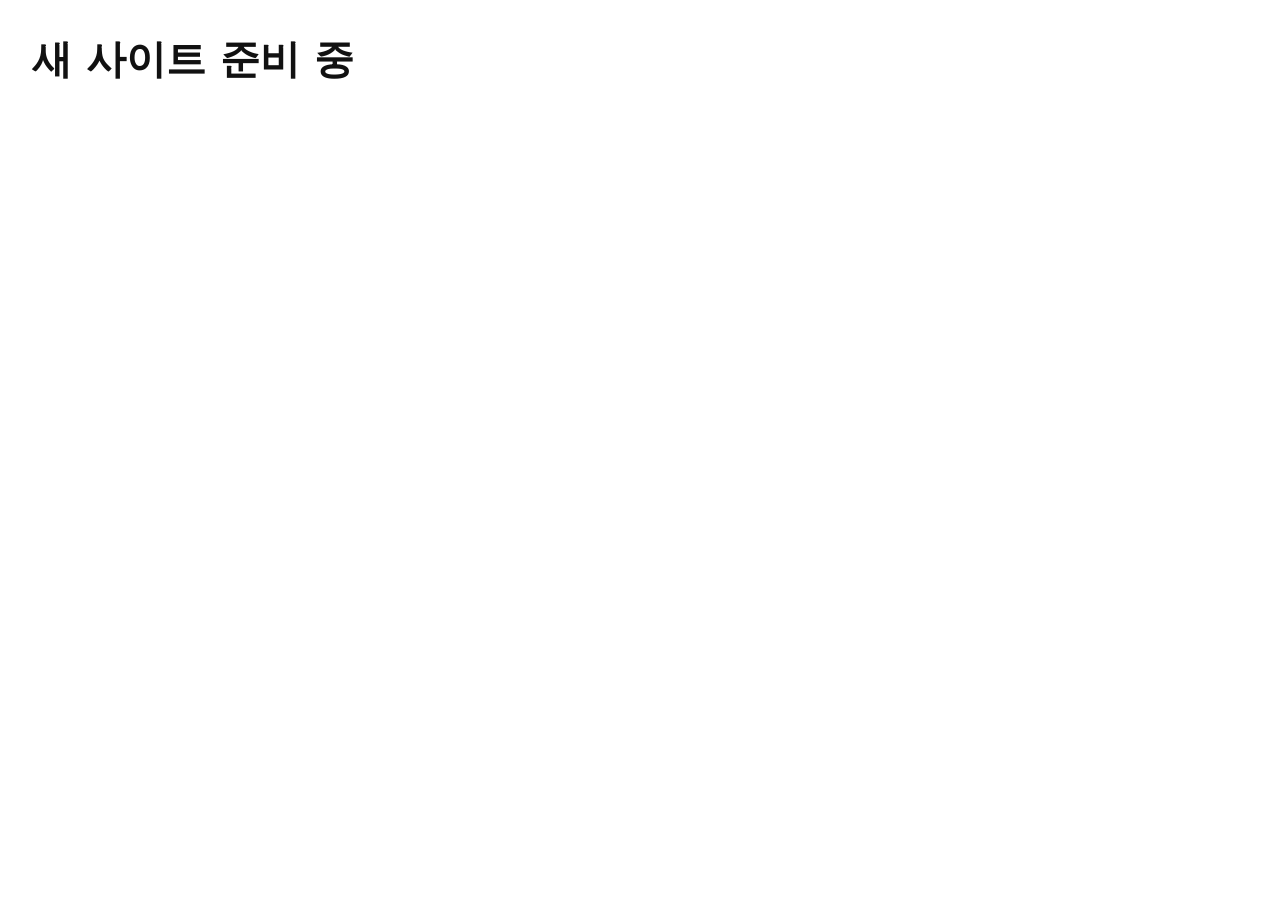
<file: index.html>
<!doctype html>
<html lang="ko">
  <head>
    <meta charset="UTF-8" />
    <meta name="viewport" content="width=device-width, initial-scale=1.0" />
    <title>새 사이트</title>
    <link rel="stylesheet" href="style.css" />
  </head>
  <body>
    <a class="skip-link" href="#main-content">본문으로 바로가기</a>
    <main id="main-content" tabindex="-1">
      <h1>새 사이트 준비 중</h1>
    </main>
    <script src="script.js"></script>
  </body>
</html>
</file>
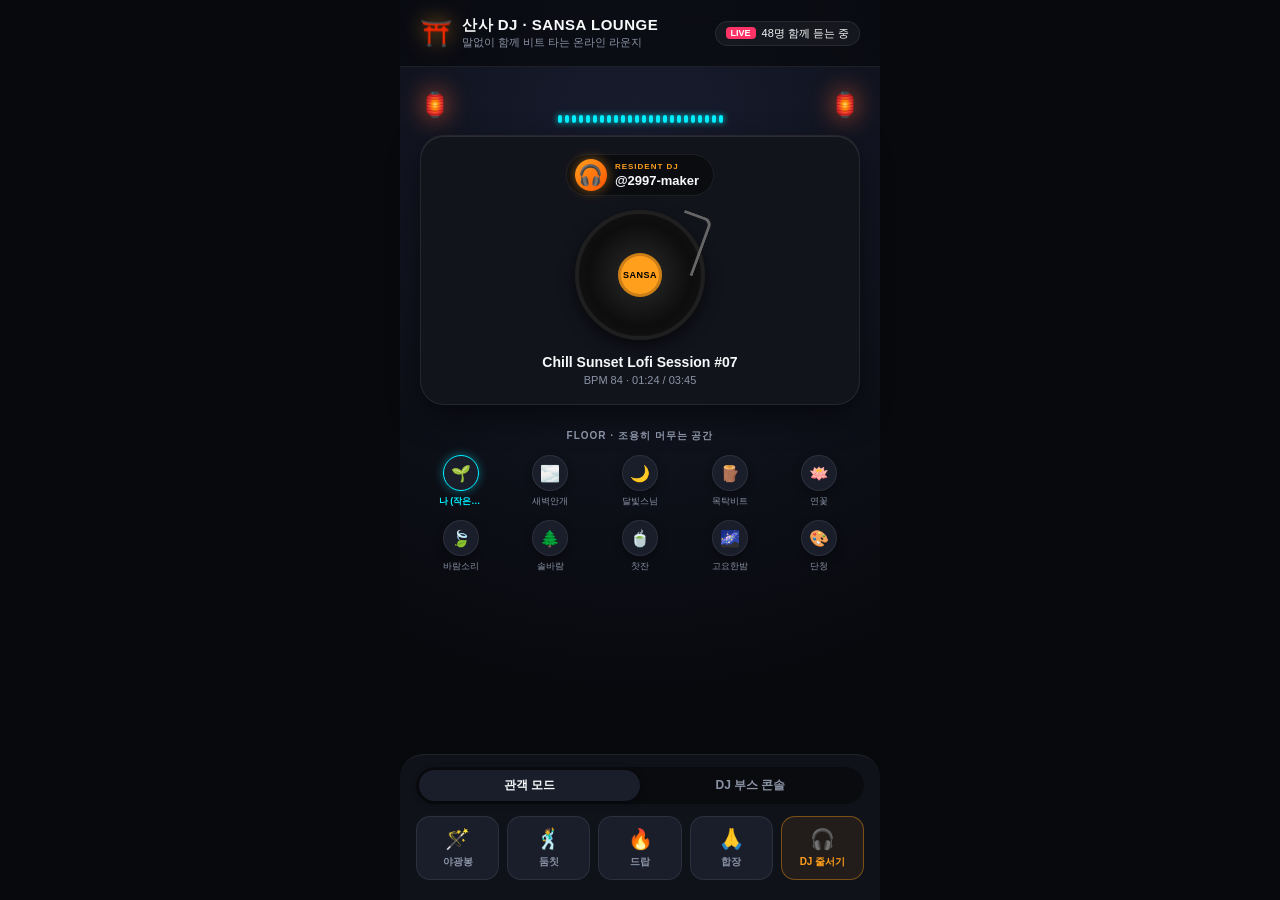
<file: sansa-dj/public/index.html>
<!DOCTYPE html>
<html lang="ko">
<head>
  <meta charset="UTF-8">
  <meta name="viewport" content="width=device-width, initial-scale=1.0, maximum-scale=1.0, user-scalable=no">
  <title>Sansa DJ · 사이버 산사 라운지</title>
  <link rel="stylesheet" href="style.css">
</head>
<body>
  <div class="app-wrap">
    <!-- Top Header -->
    <header class="top-nav">
      <div class="brand">
        <span class="temple-mark">⛩️</span>
        <div class="brand-text">
          <h1>산사 DJ · SANSA LOUNGE</h1>
          <p class="sub">말없이 함께 비트 타는 온라인 라운지</p>
        </div>
      </div>
      <div class="room-stats">
        <span class="live-indicator">LIVE</span>
        <span id="listener-count">48명 함께 듣는 중</span>
      </div>
    </header>

    <!-- Main Stage / DJ Booth -->
    <section class="stage-section">
      <div class="stage-backdrop">
        <div class="neon-lantern lantern-left">🏮</div>
        <div class="visualizer-container" id="visualizer">
          <!-- Visualizer bars generated by JS -->
        </div>
        <div class="neon-lantern lantern-right">🏮</div>
      </div>

      <!-- DJ Booth Deck -->
      <div class="dj-booth">
        <div class="dj-avatar-badge">
          <div class="avatar-head dj-head">🎧</div>
          <div class="dj-name-tag">
            <span class="role">RESIDENT DJ</span>
            <span class="name" id="current-dj-name">@2997-maker</span>
          </div>
        </div>

        <div class="turntable-container">
          <div class="vinyl-record" id="vinyl">
            <div class="vinyl-grooves"></div>
            <div class="vinyl-label">SANSA</div>
          </div>
          <div class="tonearm" id="tonearm"></div>
        </div>

        <div class="track-info">
          <div class="track-title" id="track-title">Chill Sunset Lofi Session #07</div>
          <div class="track-meta">
            <span id="track-bpm">BPM 84</span> · <span id="track-time">01:24 / 03:45</span>
          </div>
        </div>
      </div>
    </section>

    <!-- Audience Floor (산사 법당 스타일의 객석) -->
    <section class="floor-section">
      <div class="floor-label">FLOOR · 조용히 머무는 공간</div>
      <div class="audience-grid" id="audience-grid">
        <!-- Avatars injected by JS -->
      </div>
      <div class="reaction-layer" id="reaction-layer"></div>
    </section>

    <!-- Bottom Controls & Interactions -->
    <footer class="bottom-panel">
      <!-- Mode Tabs: Audience vs DJ Mode -->
      <div class="role-selector">
        <button class="role-tab active" id="tab-audience">관객 모드</button>
        <button class="role-tab" id="tab-dj">DJ 부스 콘솔</button>
      </div>

      <!-- Audience Reaction Toolbar (산사 식의 가벼운 인터랙션) -->
      <div class="control-view" id="audience-controls">
        <div class="reactions-bar">
          <button class="rx-btn" data-reaction="glowstick">
            <span class="rx-icon">🪄</span>
            <span class="rx-text">야광봉</span>
          </button>
          <button class="rx-btn" data-reaction="headbang">
            <span class="rx-icon">🕺</span>
            <span class="rx-text">둠칫</span>
          </button>
          <button class="rx-btn" data-reaction="fire">
            <span class="rx-icon">🔥</span>
            <span class="rx-text">드랍</span>
          </button>
          <button class="rx-btn" data-reaction="namaste">
            <span class="rx-icon">🙏</span>
            <span class="rx-text">합장</span>
          </button>
          <button class="rx-btn btn-dj-queue" id="btn-queue">
            <span class="rx-icon">🎧</span>
            <span class="rx-text">DJ 줄서기</span>
          </button>
        </div>
      </div>

      <!-- DJ Console Panel (실제 DJ 조작 패널) -->
      <div class="control-view hidden" id="dj-controls">
        <div class="dj-console-grid">
          <div class="dj-primary-btns">
            <button class="console-btn btn-play" id="btn-play-toggle">▶ 음악 재생</button>
            <button class="console-btn btn-fx" data-fx="scratch">💽 스크래치</button>
            <button class="console-btn btn-fx" data-fx="horn">🎺 에어혼</button>
          </div>
          <div class="fader-group">
            <label>필터 (Lowpass Sweep)</label>
            <input type="range" min="200" max="8000" value="4000" class="slider" id="filter-slider">
          </div>
        </div>
      </div>
    </footer>
  </div>

  <script src="app.js"></script>
</body>
</html>
</file>
<file: style.css>
* {
  box-sizing: border-box;
}

html {
  background: #fff;
}

body {
  min-width: 0;
  margin: 0;
  overflow-x: hidden;
  color: #111;
  background: #fff;
  font-family: system-ui, -apple-system, BlinkMacSystemFont, "Segoe UI", sans-serif;
}

main {
  min-width: 0;
  padding: 2rem;
}

h1 {
  margin: 0;
  font-size: clamp(1.75rem, 5vw, 2.5rem);
}

.skip-link {
  position: absolute;
  top: 0;
  left: 0;
  padding: 0.75rem 1rem;
  color: #fff;
  background: #111;
  transform: translateY(-100%);
}

.skip-link:focus-visible {
  transform: translateY(0);
}

:focus-visible {
  outline: 3px solid #005fcc;
  outline-offset: 3px;
}
</file>
<file: sansa-dj/public/style.css>
:root {
  --bg-deep: #08090d;
  --bg-surface: #12141c;
  --bg-card: #1a1e2b;
  --border: rgba(255, 255, 255, 0.08);
  --neon-amber: #ff9f1c;
  --neon-cyan: #00f0ff;
  --neon-purple: #b5179e;
  --neon-green: #39ff14;
  --text-main: #f8f9fa;
  --text-sub: #8a93a5;
  --radius-lg: 24px;
  --radius-md: 14px;
  --radius-sm: 8px;
}

* {
  box-sizing: border-box;
  margin: 0;
  padding: 0;
  -webkit-tap-highlight-color: transparent;
  font-family: -apple-system, BlinkMacSystemFont, "Segoe UI", Roboto, sans-serif;
}

body {
  background: var(--bg-deep);
  color: var(--text-main);
  min-height: 100vh;
  display: flex;
  justify-content: center;
  overflow-x: hidden;
}

.app-wrap {
  width: 100%;
  max-width: 480px;
  min-height: 100vh;
  display: flex;
  flex-direction: column;
  background: radial-gradient(circle at 50% 15%, #181c2e 0%, var(--bg-deep) 70%);
  position: relative;
}

/* Header */
.top-nav {
  padding: 16px 20px;
  display: flex;
  justify-content: space-between;
  align-items: center;
  border-bottom: 1px solid var(--border);
  backdrop-filter: blur(12px);
  background: rgba(8, 9, 13, 0.7);
  position: sticky;
  top: 0;
  z-index: 20;
}

.brand {
  display: flex;
  align-items: center;
  gap: 10px;
}

.temple-mark {
  font-size: 26px;
  filter: drop-shadow(0 0 10px rgba(255, 159, 28, 0.6));
}

.brand-text h1 {
  font-size: 15px;
  font-weight: 800;
  letter-spacing: 0.5px;
  color: var(--text-main);
}

.brand-text .sub {
  font-size: 11px;
  color: var(--text-sub);
}

.room-stats {
  display: flex;
  align-items: center;
  gap: 6px;
  font-size: 11px;
  background: rgba(255, 255, 255, 0.05);
  padding: 4px 10px;
  border-radius: 100px;
  border: 1px solid var(--border);
}

.live-indicator {
  background: #ff3366;
  color: #fff;
  font-size: 9px;
  font-weight: 800;
  padding: 1px 5px;
  border-radius: 4px;
  animation: pulse 1.5s infinite;
}

@keyframes pulse {
  0%, 100% { opacity: 1; transform: scale(1); }
  50% { opacity: 0.6; transform: scale(0.95); }
}

/* Stage Section */
.stage-section {
  padding: 20px 20px 10px;
  display: flex;
  flex-direction: column;
  align-items: center;
}

.stage-backdrop {
  width: 100%;
  display: flex;
  justify-content: space-between;
  align-items: center;
  margin-bottom: 12px;
}

.neon-lantern {
  font-size: 24px;
  filter: drop-shadow(0 0 12px rgba(255, 100, 50, 0.8));
  animation: sway 3s ease-in-out infinite alternate;
}
.lantern-right {
  animation-delay: 1.5s;
}

@keyframes sway {
  0% { transform: rotate(-5deg); }
  100% { transform: rotate(5deg); }
}

/* Visualizer Bars */
.visualizer-container {
  display: flex;
  align-items: flex-end;
  gap: 3px;
  height: 36px;
  flex: 1;
  justify-content: center;
  padding: 0 16px;
}

.v-bar {
  width: 4px;
  background: var(--neon-cyan);
  border-radius: 2px;
  min-height: 4px;
  height: 8px;
  transition: height 0.1s ease;
  box-shadow: 0 0 6px var(--neon-cyan);
}

/* DJ Booth */
.dj-booth {
  width: 100%;
  background: var(--bg-surface);
  border: 1px solid var(--border);
  border-radius: var(--radius-lg);
  padding: 18px;
  display: flex;
  flex-direction: column;
  align-items: center;
  position: relative;
  box-shadow: 0 12px 30px rgba(0, 0, 0, 0.5), inset 0 1px 0 rgba(255, 255, 255, 0.1);
}

.dj-avatar-badge {
  display: flex;
  align-items: center;
  gap: 8px;
  margin-bottom: 14px;
  background: rgba(0, 0, 0, 0.4);
  padding: 4px 14px 4px 8px;
  border-radius: 100px;
  border: 1px solid var(--border);
}

.dj-head {
  font-size: 20px;
  width: 32px;
  height: 32px;
  background: linear-gradient(135deg, var(--neon-amber), #ff5400);
  border-radius: 50%;
  display: flex;
  align-items: center;
  justify-content: center;
  box-shadow: 0 0 12px rgba(255, 159, 28, 0.5);
}

.dj-name-tag .role {
  display: block;
  font-size: 8px;
  font-weight: 800;
  letter-spacing: 1px;
  color: var(--neon-amber);
}
.dj-name-tag .name {
  font-size: 13px;
  font-weight: 700;
}

/* Vinyl Turntable */
.turntable-container {
  position: relative;
  width: 130px;
  height: 130px;
  margin-bottom: 14px;
}

.vinyl-record {
  width: 100%;
  height: 100%;
  border-radius: 50%;
  background: radial-gradient(circle, #2b2b2b 0%, #0d0d0d 60%, #171717 100%);
  border: 4px solid #1f1f1f;
  box-shadow: 0 6px 16px rgba(0,0,0,0.6);
  display: flex;
  align-items: center;
  justify-content: center;
  position: relative;
}

.vinyl-record.spinning {
  animation: spin 3s linear infinite;
}

@keyframes spin {
  from { transform: rotate(0deg); }
  to { transform: rotate(360deg); }
}

.vinyl-label {
  width: 44px;
  height: 44px;
  border-radius: 50%;
  background: var(--neon-amber);
  color: #000;
  font-size: 9px;
  font-weight: 900;
  letter-spacing: 0.5px;
  display: flex;
  align-items: center;
  justify-content: center;
  box-shadow: inset 0 0 0 3px rgba(0,0,0,0.2);
}

.tonearm {
  position: absolute;
  top: 10px;
  right: -8px;
  width: 30px;
  height: 60px;
  border-right: 3px solid #666;
  border-top: 3px solid #666;
  border-top-right-radius: 8px;
  transform: rotate(20deg);
  transform-origin: top right;
  transition: transform 0.4s ease;
}

.track-info {
  text-align: center;
}

.track-title {
  font-size: 14px;
  font-weight: 700;
  margin-bottom: 4px;
  color: var(--text-main);
}

.track-meta {
  font-size: 11px;
  color: var(--text-sub);
}

/* Floor Section (산사 스타일 관객석) */
.floor-section {
  flex: 1;
  padding: 14px 20px;
  display: flex;
  flex-direction: column;
  position: relative;
}

.floor-label {
  font-size: 10px;
  font-weight: 700;
  letter-spacing: 1px;
  color: var(--text-sub);
  margin-bottom: 12px;
  text-align: center;
}

.audience-grid {
  display: grid;
  grid-template-columns: repeat(5, 1fr);
  gap: 12px 8px;
  justify-items: center;
}

.avatar-card {
  display: flex;
  flex-direction: column;
  align-items: center;
  gap: 4px;
  transition: transform 0.2s;
}

.avatar-body {
  width: 36px;
  height: 36px;
  border-radius: 50%;
  background: var(--bg-card);
  border: 1px solid var(--border);
  display: flex;
  align-items: center;
  justify-content: center;
  font-size: 16px;
  position: relative;
  box-shadow: 0 4px 10px rgba(0,0,0,0.3);
}

.avatar-card.bobbing .avatar-body {
  animation: headnod 0.7s infinite alternate ease-in-out;
}

@keyframes headnod {
  0% { transform: translateY(0); }
  100% { transform: translateY(-4px); }
}

.avatar-name {
  font-size: 9px;
  color: var(--text-sub);
  max-width: 44px;
  overflow: hidden;
  text-overflow: ellipsis;
  white-space: nowrap;
}

.avatar-card.me .avatar-body {
  border-color: var(--neon-cyan);
  box-shadow: 0 0 10px rgba(0, 240, 255, 0.4);
}

.avatar-card.me .avatar-name {
  color: var(--neon-cyan);
  font-weight: 700;
}

/* Reaction Floating Layer */
.reaction-layer {
  position: absolute;
  top: 0;
  left: 0;
  right: 0;
  bottom: 0;
  pointer-events: none;
  overflow: hidden;
}

.floating-rx {
  position: absolute;
  font-size: 26px;
  animation: floatUp 1.8s cubic-bezier(0.2, 0.8, 0.2, 1) forwards;
}

@keyframes floatUp {
  0% { opacity: 0; transform: translateY(10px) scale(0.6); }
  20% { opacity: 1; transform: translateY(-10px) scale(1.2); }
  80% { opacity: 0.9; }
  100% { opacity: 0; transform: translateY(-80px) scale(0.9); }
}

/* Bottom Panel */
.bottom-panel {
  padding: 12px 16px 20px;
  background: rgba(18, 20, 28, 0.9);
  backdrop-filter: blur(16px);
  border-top: 1px solid var(--border);
  border-radius: var(--radius-lg) var(--radius-lg) 0 0;
  margin-top: auto;
}

.role-selector {
  display: flex;
  background: rgba(0,0,0,0.4);
  padding: 3px;
  border-radius: 100px;
  margin-bottom: 12px;
}

.role-tab {
  flex: 1;
  padding: 7px 0;
  border: none;
  background: transparent;
  color: var(--text-sub);
  font-size: 12px;
  font-weight: 700;
  border-radius: 100px;
  cursor: pointer;
  transition: all 0.2s;
}

.role-tab.active {
  background: var(--bg-card);
  color: var(--text-main);
  box-shadow: 0 2px 8px rgba(0,0,0,0.4);
}

/* Reactions Bar */
.reactions-bar {
  display: flex;
  gap: 8px;
  justify-content: space-between;
}

.rx-btn {
  flex: 1;
  background: var(--bg-card);
  border: 1px solid var(--border);
  border-radius: var(--radius-md);
  padding: 10px 4px;
  display: flex;
  flex-direction: column;
  align-items: center;
  gap: 4px;
  cursor: pointer;
  color: var(--text-main);
  transition: all 0.15s;
}

.rx-btn:active {
  transform: scale(0.94);
  background: rgba(255,255,255,0.08);
}

.rx-icon {
  font-size: 20px;
}

.rx-text {
  font-size: 10px;
  font-weight: 600;
  color: var(--text-sub);
}

.btn-dj-queue {
  border-color: rgba(255, 159, 28, 0.4);
  background: rgba(255, 159, 28, 0.08);
}
.btn-dj-queue .rx-text {
  color: var(--neon-amber);
}

/* DJ Controls */
.control-view.hidden {
  display: none;
}

.dj-console-grid {
  display: flex;
  flex-direction: column;
  gap: 12px;
}

.dj-primary-btns {
  display: flex;
  gap: 8px;
}

.console-btn {
  flex: 1;
  padding: 12px 8px;
  border: none;
  border-radius: var(--radius-sm);
  font-size: 12px;
  font-weight: 700;
  cursor: pointer;
  transition: transform 0.1s;
}

.console-btn:active {
  transform: scale(0.96);
}

.btn-play {
  background: var(--neon-cyan);
  color: #000;
  box-shadow: 0 0 12px rgba(0, 240, 255, 0.4);
}

.btn-fx {
  background: var(--bg-card);
  color: var(--text-main);
  border: 1px solid var(--border);
}

.fader-group {
  display: flex;
  flex-direction: column;
  gap: 6px;
}

.fader-group label {
  font-size: 10px;
  color: var(--text-sub);
  font-weight: 600;
}

.slider {
  width: 100%;
  accent-color: var(--neon-cyan);
}
</file>
